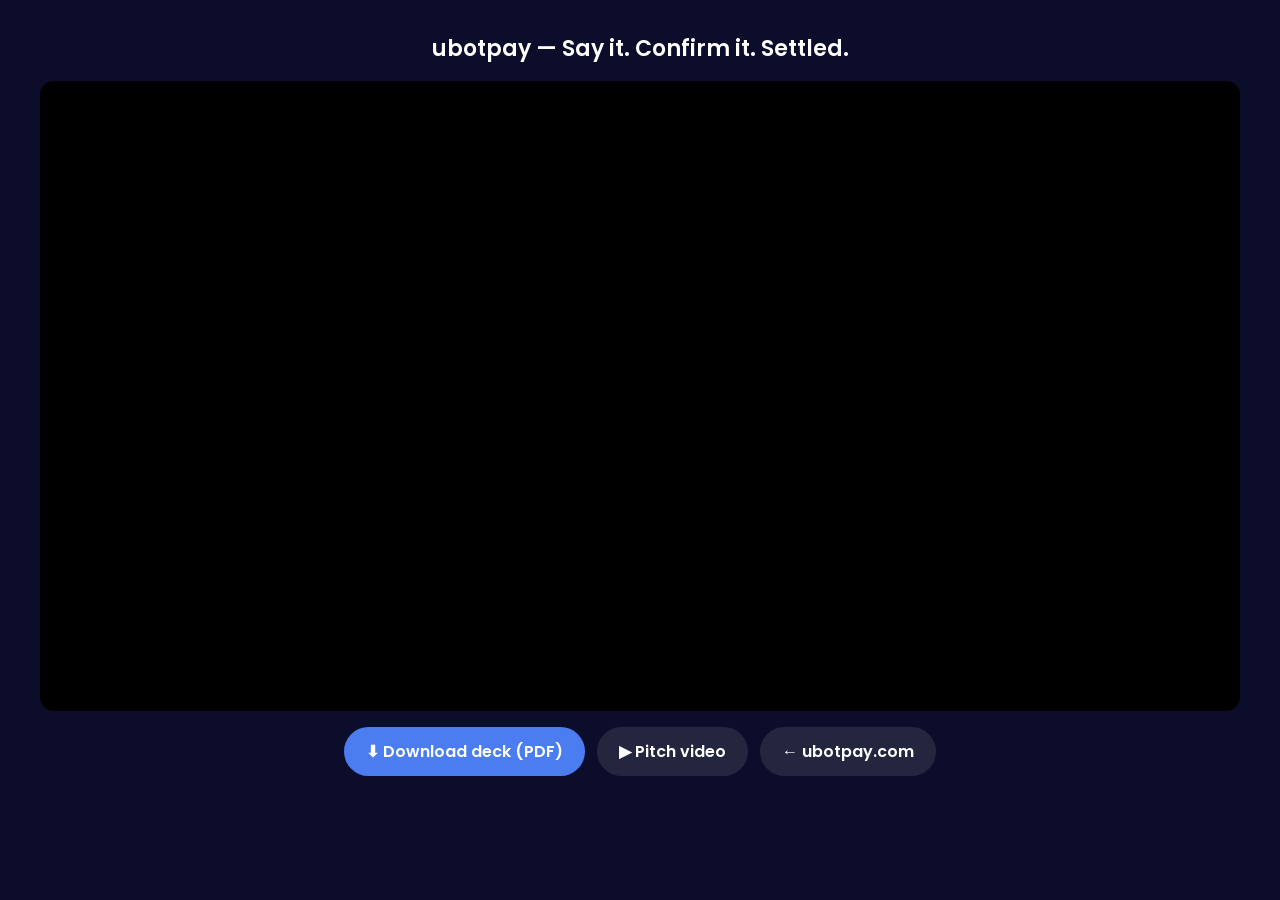
<file: deck/index.html>
<!doctype html><html><head><meta charset="utf-8"><meta name="viewport" content="width=device-width,initial-scale=1"><title>ubotpay — Deck</title>
<link href="https://fonts.googleapis.com/css2?family=Poppins:wght@400;600&display=swap" rel="stylesheet">
<style>body{margin:0;background:#0B0D2A;color:#fff;font-family:Poppins,sans-serif;display:flex;flex-direction:column;align-items:center;padding:24px}
h1{font-weight:600;font-size:22px;margin:8px 0 16px}iframe{width:min(1200px,96vw);height:min(720px,70vh);border:0;border-radius:14px;background:#000}
.bar{display:flex;gap:12px;margin-top:16px;flex-wrap:wrap;justify-content:center}.btn{background:#4C7DF0;color:#fff;text-decoration:none;padding:12px 22px;border-radius:999px;font-weight:600}.ghost{background:rgba(255,255,255,.1)}</style></head>
<body><h1>ubotpay — Say it. Confirm it. Settled.</h1>
<iframe src="/deck/ubotpay_deck.pdf#view=FitH"></iframe>
<div class="bar"><a class="btn" href="/deck/ubotpay_deck.pdf" download>⬇ Download deck (PDF)</a><a class="btn ghost" href="/pitch/">▶ Pitch video</a><a class="btn ghost" href="/">← ubotpay.com</a></div></body></html>
</file>
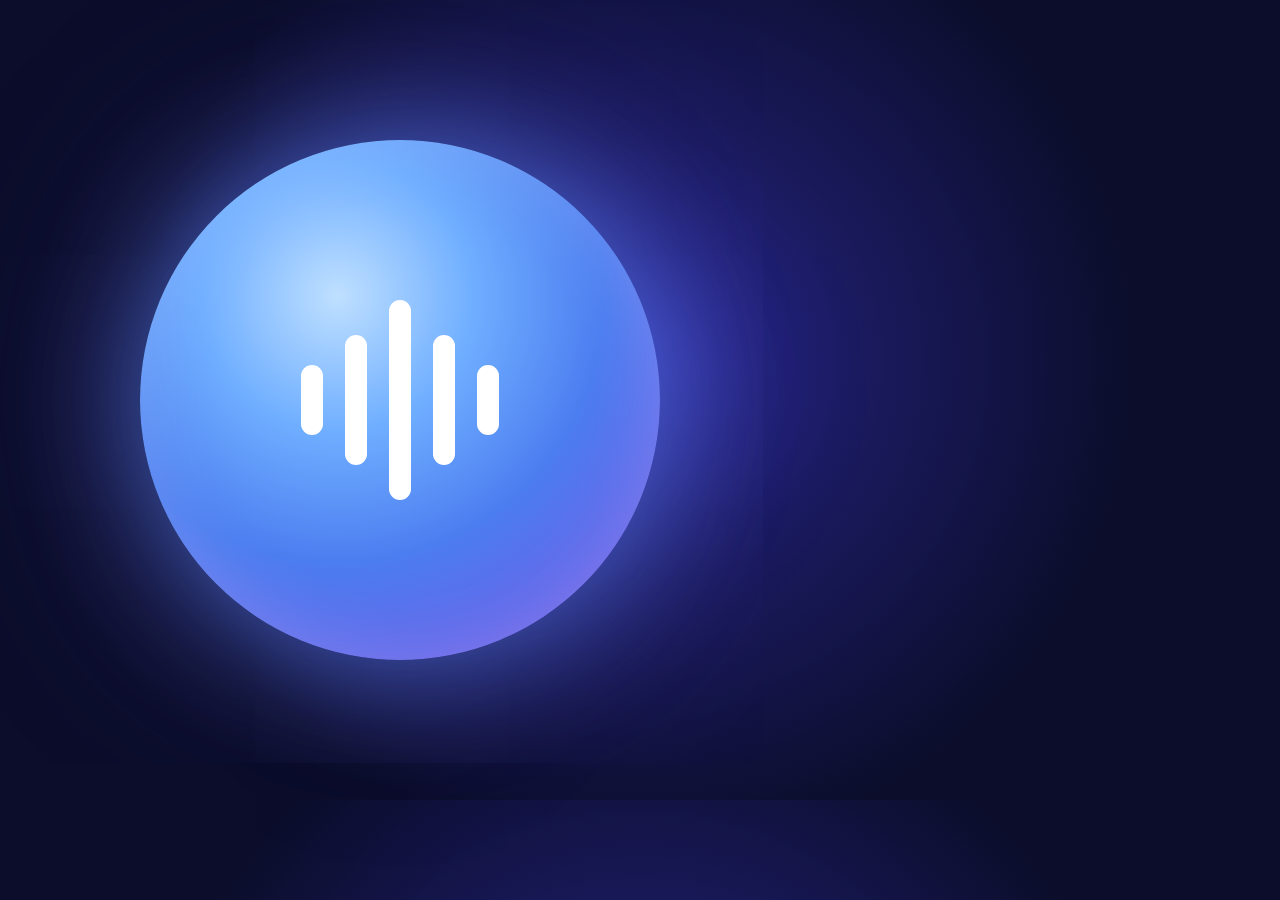
<file: brand/avatar.html>
<!doctype html><html><head><meta charset="utf-8"><style>
body{margin:0;width:800px;height:800px;background:radial-gradient(500px 500px at 50% 45%,#2C2C9B 0%,#1A1A5E 45%,#0B0D2A 100%);display:grid;place-items:center}
.orb{width:520px;height:520px;border-radius:50%;background:radial-gradient(circle at 38% 30%,#BFE0FF 0%,#6FAEFF 28%,#4C7DF0 55%,#6C5CE7 85%,#3C2FA8 100%);box-shadow:0 0 120px rgba(92,140,255,.6),0 0 220px rgba(108,92,231,.4),inset 0 0 70px rgba(255,255,255,.18);display:grid;place-items:center}
.bars{display:flex;gap:22px;align-items:center}.bars i{width:22px;border-radius:12px;background:#fff;display:block}
</style></head><body><div class="orb"><div class="bars"><i style="height:70px"></i><i style="height:130px"></i><i style="height:200px"></i><i style="height:130px"></i><i style="height:70px"></i></div></div></body></html>
</file>
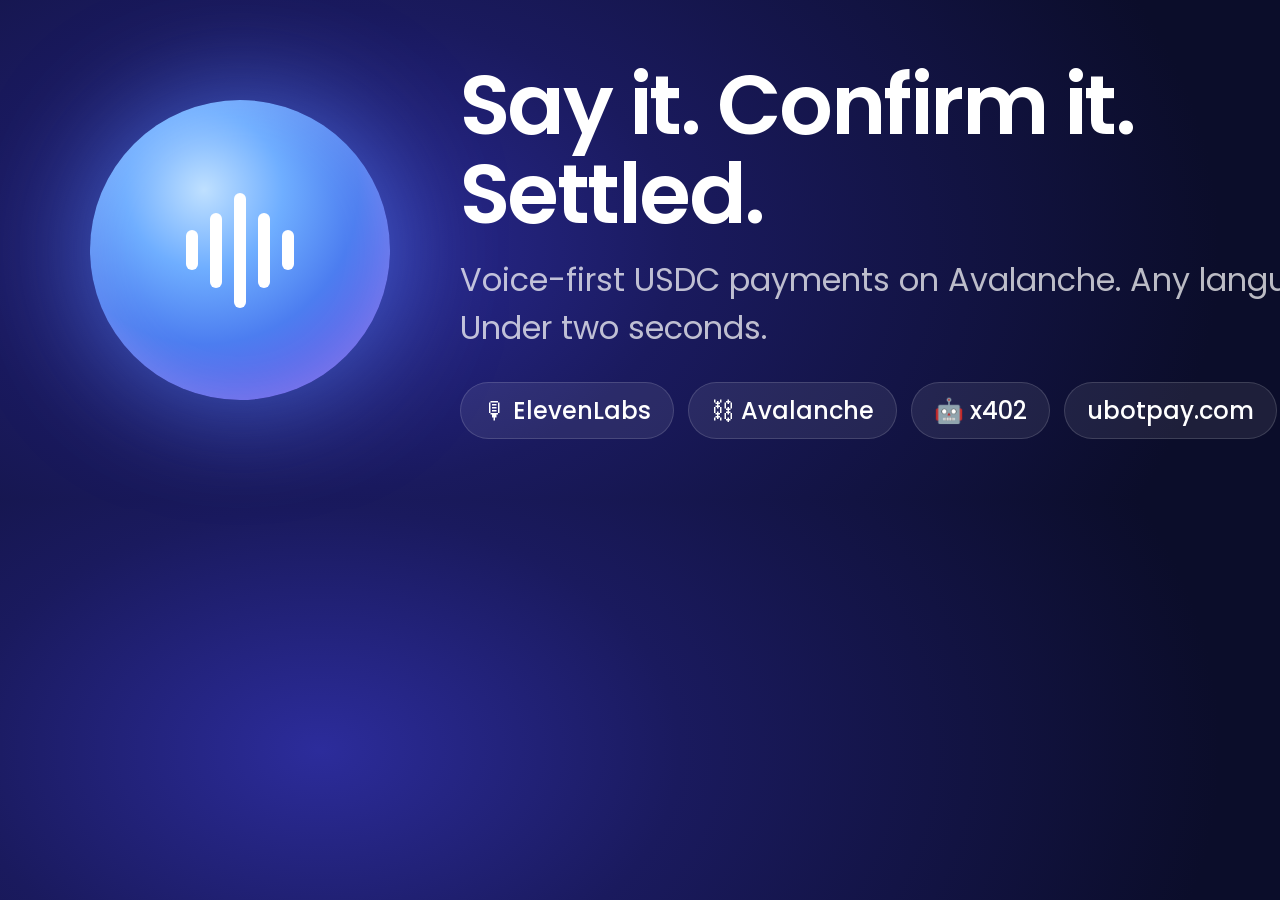
<file: brand/banner.html>
<!doctype html><html><head><meta charset="utf-8">
<link href="https://fonts.googleapis.com/css2?family=Poppins:wght@500;600&display=swap" rel="stylesheet">
<style>
body{margin:0;width:1500px;height:500px;font-family:Poppins,sans-serif;color:#fff;background:radial-gradient(900px 600px at 25% 50%,#2C2C9B 0%,#1A1A5E 40%,#0B0D2A 100%);display:flex;align-items:center;padding:0 90px;box-sizing:border-box;gap:70px;overflow:hidden}
.orb{flex:none;width:300px;height:300px;border-radius:50%;background:radial-gradient(circle at 38% 30%,#BFE0FF 0%,#6FAEFF 28%,#4C7DF0 55%,#6C5CE7 85%,#3C2FA8 100%);box-shadow:0 0 110px rgba(92,140,255,.6),inset 0 0 50px rgba(255,255,255,.18);display:grid;place-items:center}
.bars{display:flex;gap:12px;align-items:center}.bars i{width:12px;border-radius:8px;background:#fff;display:block}
h1{font-size:84px;font-weight:600;letter-spacing:-.03em;margin:0;line-height:1.05}
p{font-size:32px;color:rgba(255,255,255,.72);margin:18px 0 0}
.chips{display:flex;gap:14px;margin-top:30px}.chip{background:rgba(255,255,255,.08);border:1px solid rgba(255,255,255,.14);border-radius:999px;padding:10px 22px;font-size:24px;font-weight:500}
</style></head><body>
<div class="orb"><div class="bars"><i style="height:40px"></i><i style="height:75px"></i><i style="height:115px"></i><i style="height:75px"></i><i style="height:40px"></i></div></div>
<div><h1>Say it. Confirm it. Settled.</h1><p>Voice-first USDC payments on Avalanche. Any language. Under two seconds.</p>
<div class="chips"><span class="chip">🎙 ElevenLabs</span><span class="chip">⛓ Avalanche</span><span class="chip">🤖 x402</span><span class="chip">ubotpay.com</span></div></div>
</body></html>
</file>
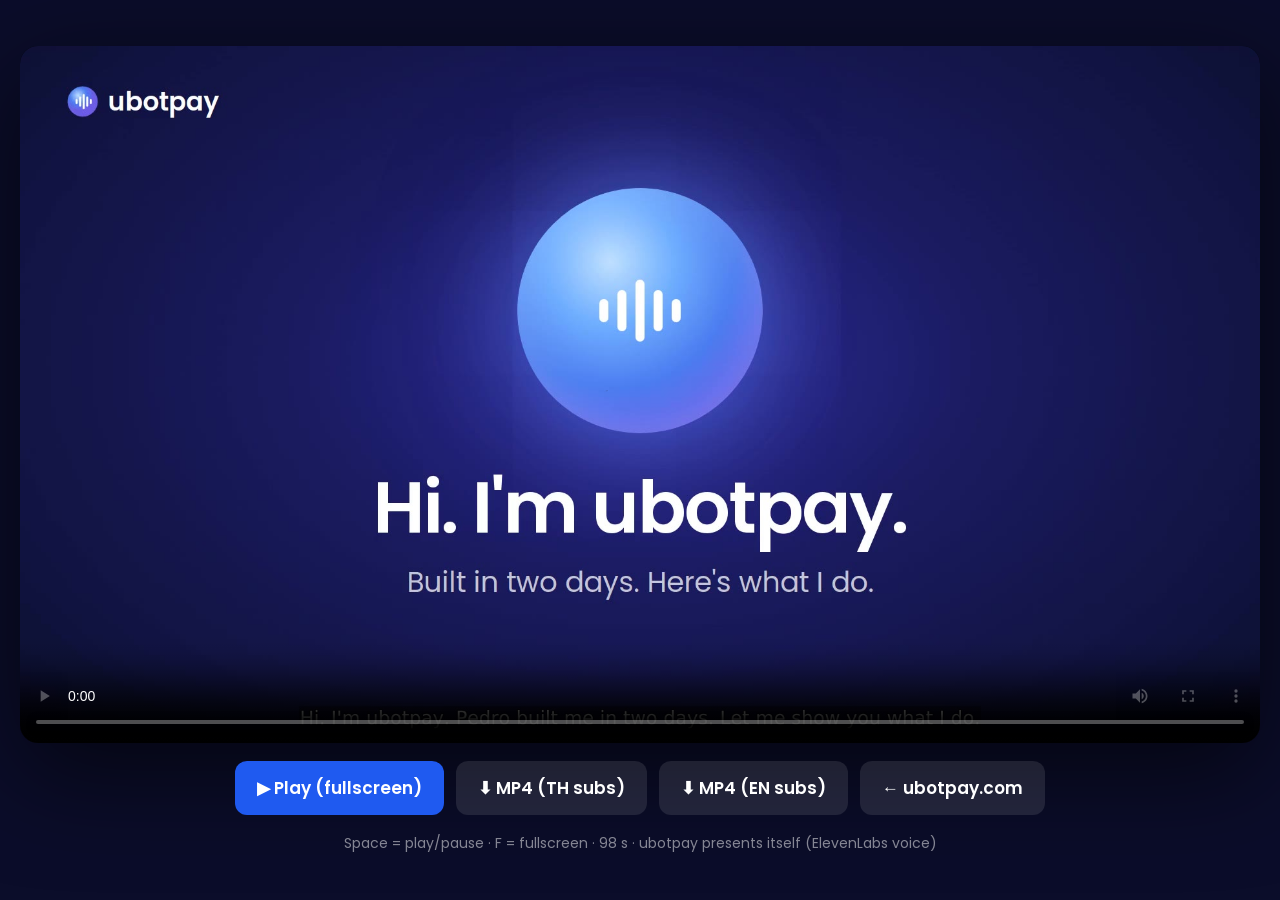
<file: pitch/player.html>
<!doctype html><html lang="en"><head><meta charset="utf-8"><meta name="viewport" content="width=device-width,initial-scale=1">
<title>ubotpay — pitch</title>
<link href="https://fonts.googleapis.com/css2?family=Poppins:wght@500;600&display=swap" rel="stylesheet">
<style>
html,body{margin:0;height:100%;background:#0B0D2A;font-family:Poppins,sans-serif;color:#fff}
.wrap{height:100%;display:flex;flex-direction:column;align-items:center;justify-content:center;gap:18px;padding:20px;box-sizing:border-box}
video{width:min(100%,1600px);aspect-ratio:16/9;border-radius:18px;box-shadow:0 30px 100px rgba(0,0,0,.6);background:#000;outline:none}
.bar{display:flex;gap:12px;flex-wrap:wrap;justify-content:center}
.btn{background:#1F5AF0;color:#fff;border:0;border-radius:12px;padding:14px 22px;font:inherit;font-weight:600;font-size:17px;cursor:pointer;text-decoration:none}
.btn.ghost{background:rgba(255,255,255,.1)}
.hint{color:rgba(255,255,255,.5);font-size:14px}
.full video{position:fixed;inset:0;width:100vw;height:100vh;border-radius:0;object-fit:contain;z-index:9}
</style></head><body><div class="wrap">
<video id="v" src="/pitch/ubotpay_pitch.mp4" controls playsinline preload="auto" poster="/pitch/poster.jpg"></video>
<div class="bar"><button class="btn" id="play">▶ Play (fullscreen)</button><a class="btn ghost" href="/pitch/ubotpay_pitch.mp4" download>⬇ MP4 (TH subs)</a><a class="btn ghost" href="/pitch/ubotpay_pitch_en.mp4" download>⬇ MP4 (EN subs)</a><a class="btn ghost" href="/">← ubotpay.com</a></div>
<div class="hint">Space = play/pause · F = fullscreen · 98 s · ubotpay presents itself (ElevenLabs voice)</div>
</div>
<script>
const v=document.getElementById("v");
document.getElementById("play").onclick=async()=>{try{await (v.requestFullscreen?v.requestFullscreen():v.webkitEnterFullscreen());}catch(e){} v.currentTime=0; v.play();};
addEventListener("keydown",e=>{if(e.code==="Space"){e.preventDefault();v.paused?v.play():v.pause();} if(e.key==="f"||e.key==="F"){v.requestFullscreen&&v.requestFullscreen();}});
</script></body></html>
</file>
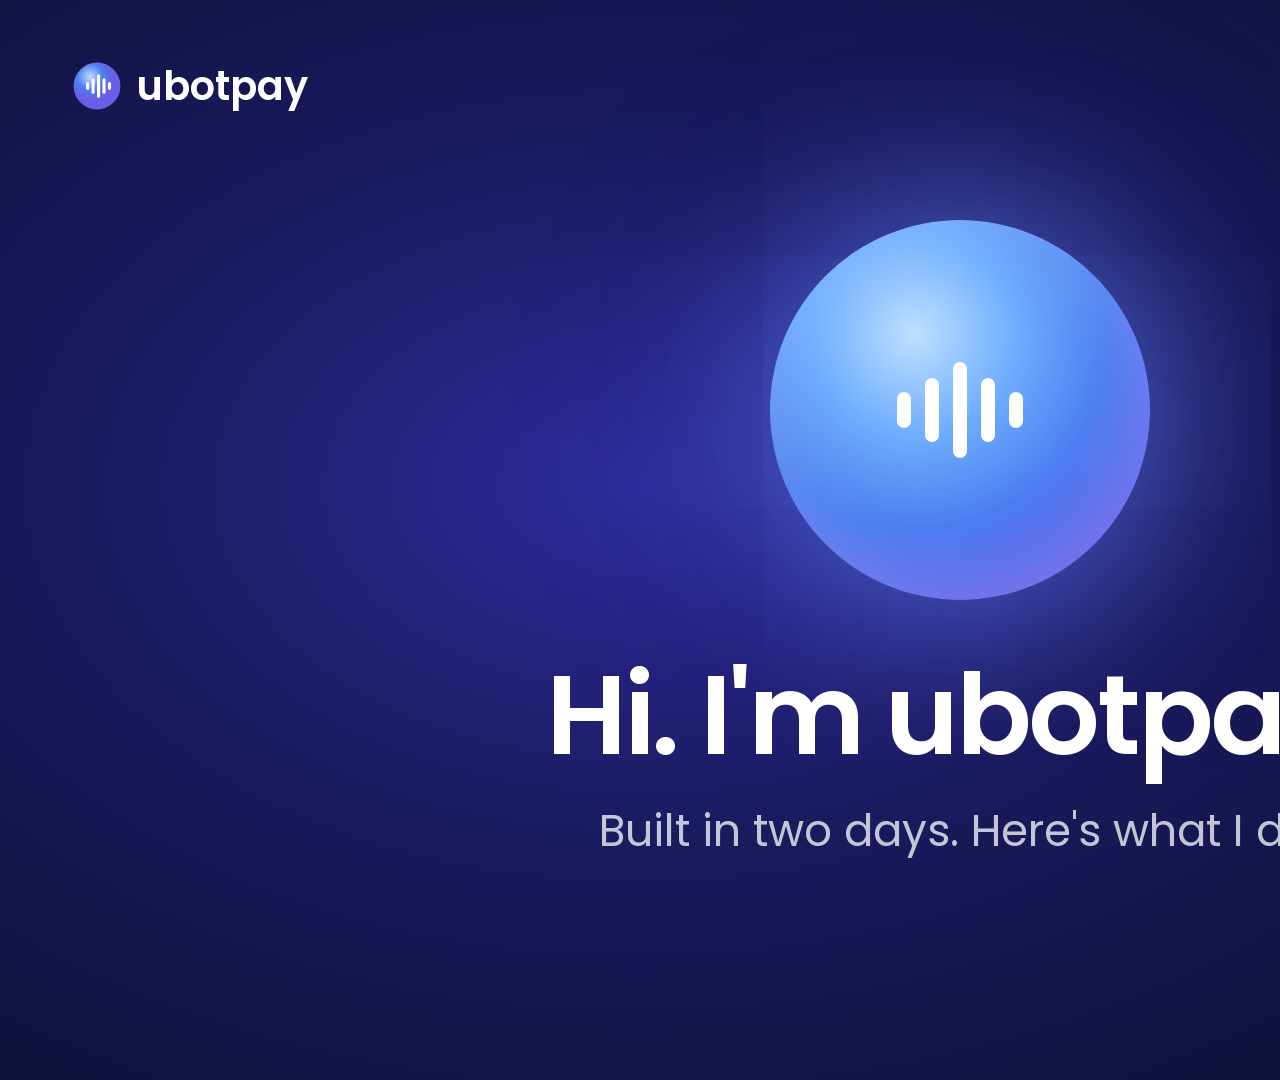
<file: pitch/slides.html>
<!doctype html><html><head><meta charset="utf-8">
<link href="https://fonts.googleapis.com/css2?family=Poppins:wght@400;500;600;700&display=swap" rel="stylesheet">
<style>
*{box-sizing:border-box;margin:0}
body{width:1920px;height:1080px;overflow:hidden;font-family:Poppins,sans-serif;color:#fff;background:radial-gradient(1400px 900px at 50% 45%,#2C2C9B 0%,#1A1A5E 40%,#0B0D2A 100%)}
.s{width:1920px;height:1080px;position:relative;display:flex;flex-direction:column;align-items:center;justify-content:center;text-align:center;padding:80px}
.brand{position:absolute;top:56px;left:72px;display:flex;align-items:center;gap:14px;font-weight:600;font-size:40px}
.brand svg{width:50px;height:50px}
.orb{width:380px;height:380px;border-radius:50%;background:radial-gradient(circle at 38% 30%,#BFE0FF 0%,#6FAEFF 28%,#4C7DF0 55%,#6C5CE7 85%,#3C2FA8 100%);box-shadow:0 0 160px rgba(92,140,255,.6),0 0 300px rgba(108,92,231,.4),inset 0 0 70px rgba(255,255,255,.18);display:grid;place-items:center}
.orb.sm{width:220px;height:220px}
.bars{display:flex;gap:14px;align-items:center}.bars i{width:14px;border-radius:8px;background:#fff;display:block}
.orb.sm .bars{gap:9px}.orb.sm .bars i{width:9px}
h1{font-size:112px;font-weight:600;letter-spacing:-.03em;line-height:1.05}
h2{font-size:84px;font-weight:600;letter-spacing:-.025em;line-height:1.1}
p{font-size:44px;color:rgba(255,255,255,.75);margin-top:28px;max-width:1400px;line-height:1.35}
.big{font-size:64px;color:#fff;font-weight:500}
.chips{display:flex;gap:18px;margin-top:48px;flex-wrap:wrap;justify-content:center}
.chip{background:rgba(255,255,255,.08);border:1px solid rgba(255,255,255,.14);border-radius:999px;padding:18px 34px;font-size:36px;font-weight:500}
.cards{display:flex;gap:28px;margin-top:56px}
.card{background:rgba(255,255,255,.07);border:1px solid rgba(255,255,255,.14);border-radius:28px;padding:44px 48px;width:520px;text-align:left}
.card .ic{font-size:60px;margin-bottom:18px}.card h3{font-size:40px;font-weight:600;margin-bottom:10px}.card p{font-size:30px;margin:0;color:rgba(255,255,255,.7)}
.flow{display:flex;align-items:center;gap:36px;margin-top:60px}
.node{background:rgba(255,255,255,.07);border:1px solid rgba(255,255,255,.14);border-radius:28px;padding:40px 56px;text-align:center}
.node small{display:block;font-size:26px;color:rgba(255,255,255,.55);text-transform:uppercase;letter-spacing:.1em;margin-bottom:8px}.node b{font-size:52px;font-weight:600}
.arrow{font-size:64px;color:rgba(255,255,255,.4)}
.code{font-family:ui-monospace,Menlo,monospace;background:rgba(0,0,0,.35);border:1px solid rgba(255,255,255,.14);border-radius:24px;padding:40px 56px;font-size:38px;text-align:left;margin-top:52px;line-height:1.5;color:#D9DCF5}
.code .y{color:#FFB020}.code .g{color:#19D27C}.code .b{color:#5BC8FF}
.foot{position:absolute;bottom:56px;left:0;right:0;text-align:center;font-size:30px;color:rgba(255,255,255,.5)}
.lang{display:flex;gap:40px;margin-top:60px;flex-wrap:wrap;justify-content:center;max-width:1600px}
.lang span{font-size:52px;font-weight:500}
.url{font-size:72px;font-weight:600;margin-top:40px;color:#9DC4FF}
</style></head><body>
<div class="s" id="slide"></div>
<script>
const brand='<div class="brand"><svg viewBox="0 0 64 64"><defs><radialGradient id="g" cx="35%" cy="30%"><stop offset="0" stop-color="#BFE0FF"/><stop offset=".55" stop-color="#4C7DF0"/><stop offset="1" stop-color="#6C5CE7"/></radialGradient></defs><circle cx="32" cy="32" r="30" fill="url(#g)"/><g fill="#fff"><rect x="18" y="27" width="4" height="10" rx="2"/><rect x="25" y="22" width="4" height="20" rx="2"/><rect x="32" y="17" width="4" height="30" rx="2"/><rect x="39" y="22" width="4" height="20" rx="2"/><rect x="46" y="27" width="4" height="10" rx="2"/></g></svg>ubotpay</div>';
const orb=(sm,h)=>`<div class="orb ${sm?'sm':''}"><div class="bars">${(h||[36,64,96,64,36]).map(x=>`<i style="height:${sm?x*0.6:x}px"></i>`).join('')}</div></div>`;
const S={

 d1: brand+orb(false)+`<h1 style="margin-top:56px">Say it. Confirm it. Settled.</h1><p>Voice-first payments agent on Avalanche · USDC settled in under 2 seconds</p><div class="chips"><span class="chip">Live on mainnet</span><span class="chip">90+ languages</span><span class="chip">x402 agent payments</span></div><div class="foot">Avalanche Mini Grant application · October 2026 · ubotpay.com</div>`,
 d3: brand+`<h2>How it works</h2><div class="cards"><div class="card"><div class="ic">🎙</div><h3>1 · Say it</h3><p>"Send 2,000 baht to mom." Any language. Telegram voice note, phone call or web.</p></div><div class="card"><div class="ic">💱</div><h3>2 · Confirm it</h3><p>Local-currency quote, FX and fee read out loud. Nothing moves without a spoken yes.</p></div><div class="card"><div class="ic">⚡</div><h3>3 · Settled</h3><p>USDC on Avalanche C-Chain. Sub-second finality, tx link on every payment.</p></div></div>`,
 d4: brand+`<h2>Live on Avalanche mainnet</h2><p style="margin-top:16px">Two real transactions from the demo treasury</p><div class="cards" style="margin-top:44px"><div class="card" style="width:760px"><div class="ic">💬</div><h3>"Send 100 baht to mom"</h3><p>2.91 USDC settled in <b style="color:#fff">1.78 s</b><br><span style="font-size:24px;color:#9DC4FF">snowtrace.io/tx/0xc0f1…8623d</span></p></div><div class="card" style="width:760px"><div class="ic">🤖</div><h3>"Ask DataAgent about Sequoia"</h3><p>Paid another agent 0.50 USDC via x402 in <b style="color:#fff">2.23 s</b><br><span style="font-size:24px;color:#9DC4FF">snowtrace.io/tx/0x3d21…067fe</span></p></div></div><div class="foot">Open source · github.com/PedroYellow/U-bot-Pay · Built in 48 h at U-Hackathon 2026, Bangkok</div>`,
 d10: brand+`<h2>What the grant delivers</h2><p style="margin-top:12px">12 weeks · three milestones · all on Avalanche</p><div class="cards" style="margin-top:40px"><div class="card"><div class="ic">🔐</div><h3>M1 · Public beta</h3><p>Non-custodial passkey wallets, no seed phrases. Telegram + web.<br><b style="color:#fff">100 users · 500 payments</b></p></div><div class="card"><div class="ic">🏪</div><h3>M2 · Merchant pilot</h3><p>Bangkok & Chiang Mai, THB→USDC by voice. x402 rail opened to 3 third-party agents.<br><b style="color:#fff">10 merchants · $10k volume</b></p></div><div class="card"><div class="ic">📈</div><h3>M3 · Ecosystem</h3><p>2 AMAs, 1 conference, 3 SEA KOLs, public on-chain metrics dashboard.<br><b style="color:#fff">1,000 users · 5,000 tx</b></p></div></div>`,
 d11: brand+`<h2>Team</h2><div class="cards" style="margin-top:48px"><div class="card" style="width:900px"><div class="ic">👤</div><h3>Pedro Miranda · Founder</h3><p>Head of Strategic Relations at Yellow Capital (market making across 100+ exchanges). Superteam member, Solana Spain. Based between Andorra and Bangkok. Shipped ubotpay end-to-end in 48 h: voice, brain, chain, x402.</p></div><div class="card" style="width:620px"><div class="ic">🤝</div><h3>Partners</h3><p>ElevenLabs — voice<br>Ubot (U-topia) — brain<br>Avalanche — rail<br>Circle USDC — settlement</p></div></div>`,
 d12: brand+`<h2>The ask: $10,000 mini grant</h2><div class="cards" style="margin-top:48px"><div class="card"><div class="ic">🛠</div><h3>$4,000 · Product</h3><p>Passkey wallets, merchant invoices, x402 SDK for third-party agents.</p></div><div class="card"><div class="ic">🏪</div><h3>$2,500 · Pilot</h3><p>Merchant onboarding in Thailand, settlement float, support in Thai.</p></div><div class="card"><div class="ic">📣</div><h3>$3,500 · Growth</h3><p>2 AMAs, 1 conference, 3 SEA KOLs, metrics dashboard.</p></div></div><p style="margin-top:52px;color:#9DC4FF;font-weight:500">Every dollar lands as users and transactions on Avalanche.</p>`,
 s1: brand+orb(false)+`<h1 style="margin-top:56px">Hi. I'm ubotpay.</h1><p>Built in two days. Here's what I do.</p>`,
 s2: brand+`<h2>Banks have rails.<br>Apps have buttons.</h2><p class="big" style="margin-top:48px">Nobody has a conversation.</p><p style="margin-top:40px;color:#9DC4FF;font-weight:500">So I listen.</p>`,
 s4: brand+orb(true)+`<h2 style="margin-top:48px">Any language.<br>Same brain.</h2><div class="lang"><span>🇹🇭 ส่งเงินให้แม่</span><span>🇻🇳 Gửi tiền cho mẹ</span><span>🇪🇸 Mándale a mamá</span><span>🇬🇧 Send money to mom</span></div>`,
 s5: brand+`<h2>Safe by design.</h2><div class="cards"><div class="card"><div class="ic">🗣</div><h3>Spoken yes</h3><p>Nothing moves without it.</p></div><div class="card"><div class="ic">👥</div><h3>Dual control</h3><p>Big payments need a second person.</p></div><div class="card"><div class="ic">📊</div><h3>Daily limits</h3><p>Built in. Per user.</p></div></div>`,
 s6: brand+`<h2>I pay other agents too.</h2><div class="code"><span class="b">GET</span> agent.ubotpay.com/report?company=Sequoia<br>→ <span class="y">402 Payment Required</span> · 0.50 USDC<br><span class="b">GET</span> … <span class="g">X-PAYMENT:</span> &lt;signed USDC authorization&gt;<br>→ <span class="g">200 OK</span> · report + tx on Avalanche</div><p style="margin-top:44px">No API key. No card. <b style="color:#fff">Money as an HTTP header.</b></p>`,
 s6b: brand+`<h2>How I make money</h2><div class="cards"><div class="card"><div class="ic">💸</div><h3>0.5% per transfer</h3><p>Banks charge 5–7%.</p></div><div class="card"><div class="ic">💱</div><h3>0.3% FX spread</h3><p>Like Wise. Invisible, every trade.</p></div><div class="card"><div class="ic">🤖</div><h3>1% agent rail</h3><p>Every AI-to-AI payment.</p></div></div><p style="margin-top:48px">Shown on every quote. <b style="color:#fff">Transparent by design.</b></p>`,
 s7: brand+`<h2>Under the hood</h2><div class="flow"><div class="node"><small>Voice</small><b>ElevenLabs</b></div><div class="arrow">→</div><div class="node"><small>Brain</small><b>Ubot</b></div><div class="arrow">→</div><div class="node"><small>Rail</small><b>Avalanche</b></div></div><p style="margin-top:56px">Live on mainnet · Real USDC · Under two seconds</p>`,
 s8: brand+orb(false)+`<h1 style="margin-top:36px">Say it. Confirm it. Settled.</h1><div class="url" style="margin-top:24px">ubotpay.com</div> <div class="chips" style="margin-top:28px"><span class="chip"><svg viewBox="0 0 24 24" style="width:40px;height:40px;vertical-align:-8px;margin-right:10px"><path fill="#fff" d="M18.9 2H22l-7.3 8.3L23.2 22h-6.7l-5.2-6.8L5.3 22H2.2l7.8-8.9L1.5 2h6.9l4.7 6.2L18.9 2zm-1.2 18h1.8L7 3.9H5.1L17.7 20z"/></svg>@Ubotpay</span><span class="chip"><svg viewBox="0 0 24 24" style="width:42px;height:42px;vertical-align:-9px;margin-right:10px"><path fill="#fff" d="M9.6 15.5l-.4 5.3c.6 0 .8-.2 1.1-.5l2.6-2.5 5.4 4c1 .5 1.7.3 2-.9L23.9 3.6c.3-1.4-.5-2-1.5-1.6L1.7 10c-1.4.5-1.4 1.3-.2 1.7l5.3 1.6L19 5.6c.6-.4 1.1-.2.7.2L9.6 15.5z"/></svg>@Ubotpaybot</span><span class="chip">✉ hello@ubotpay.com</span></div><div class="foot" style="bottom:104px">github.com/PedroYellow/U-bot-Pay · U-Hackathon 2026 · ElevenLabs × Ubot × Avalanche × U-topia</div>`,
};
const k=new URLSearchParams(location.search).get("s")||"s1"; document.getElementById("slide").innerHTML=S[k];
</script></body></html>
</file>
